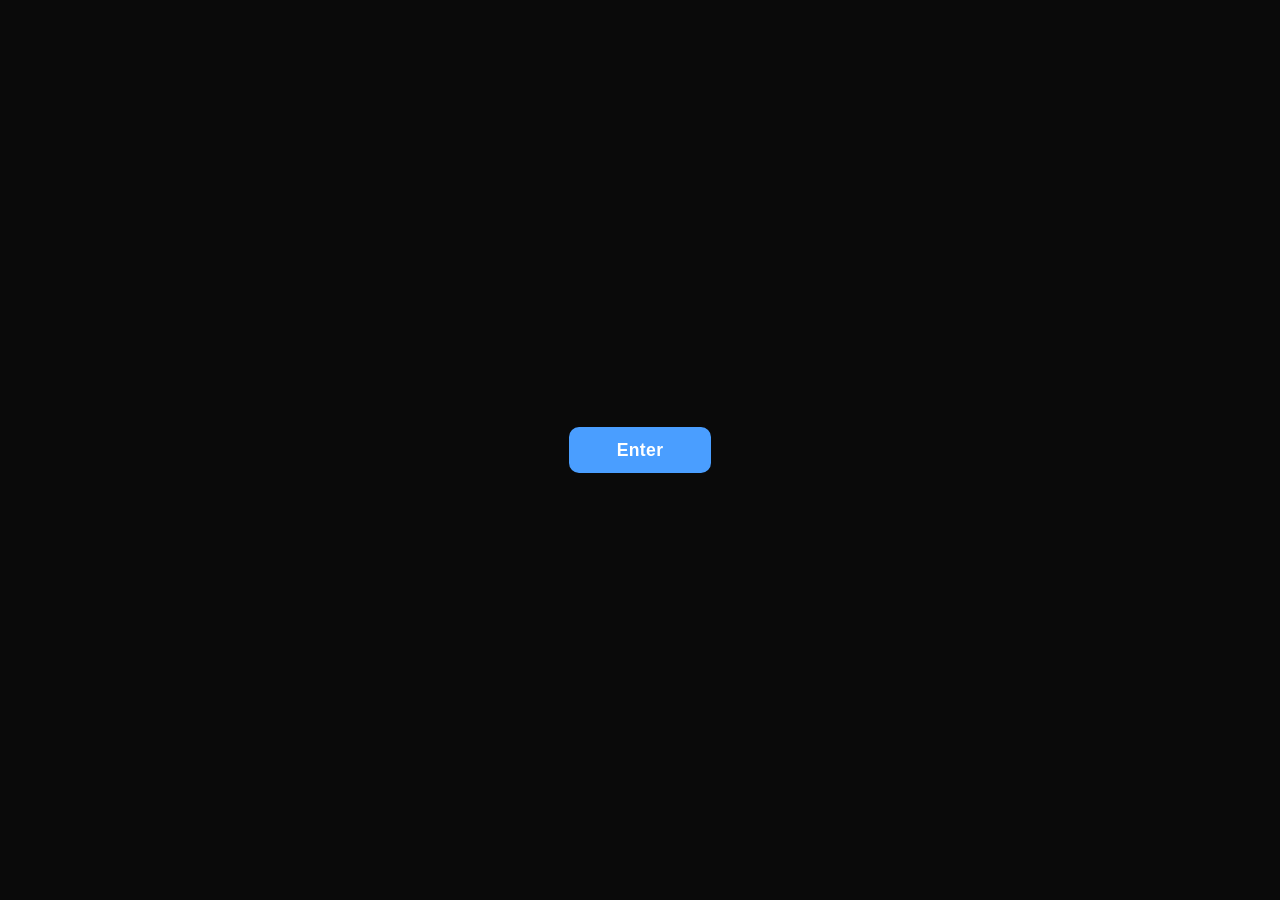
<file: static/index.html>
<!DOCTYPE html>
<html lang="en">
<head>
    <meta charset="UTF-8">
    <meta name="viewport" content="width=device-width, initial-scale=1.0, maximum-scale=1.0, user-scalable=no, viewport-fit=cover">
    <title>Coucou</title>
    <meta name="mobile-web-app-capable" content="yes">
    <meta name="apple-mobile-web-app-capable" content="yes">
    <meta name="apple-mobile-web-app-title" content="Coucou">
    <link rel="apple-touch-icon" href="icons/apple-touch-icon.png">
    <link rel="icon" href="favicon.ico" sizes="48x48">
    <link rel="icon" type="image/png" sizes="32x32" href="icons/favicon-32.png">
    <link rel="icon" type="image/png" sizes="16x16" href="icons/favicon-16.png">
    <meta name="apple-mobile-web-app-status-bar-style" content="black-translucent">
    <meta name="theme-color" content="#0a0a0a">
    <link rel="manifest" href="manifest.json">
    <link rel="stylesheet" href="style.css">
</head>
<body>
    <div id="enter-screen">
        <button id="enter-btn">Enter</button>
    </div>

    <div id="app" style="display:none">
        <div id="subtitle-area">
            <div id="interlinear">
                <div id="il-scroll" aria-live="polite">
                    <div id="il-track"></div>
                </div>
                <button id="il-live" type="button" hidden>Live</button>
            </div>
            <div id="subtitle-container">
                <p id="subtitle-text" class="inactive">Waiting for audio...</p>
                <p id="translation-text"></p>
            </div>
        </div>

        <div id="toolbar">
            <div class="toolbar-left">
                <div class="status-stack">
                    <span id="connection-status">Disconnected</span>
                    <span id="broadcast-status">Not Broadcasting</span>
                </div>
            </div>
            <div class="toolbar-center">
                <div class="volume-bar">
                    <button id="mute-toggle" class="btn-icon" title="Mute">
                        <svg width="18" height="18" viewBox="0 0 24 24" fill="none" stroke="currentColor" stroke-width="2" stroke-linecap="round" stroke-linejoin="round">
                            <polygon points="11 5 6 9 2 9 2 15 6 15 11 19 11 5"/>
                            <path d="M15.54 8.46a5 5 0 0 1 0 7.07"/>
                            <path d="M19.07 4.93a10 10 0 0 1 0 14.14"/>
                        </svg>
                    </button>
                    <input type="range" id="volume" min="0" max="100" value="80">
                </div>
            </div>
            <div class="toolbar-right">
                <div id="translate-bar" style="display:none">
                    <button id="translate-toggle" class="lang-toggle" title="Toggle translation"></button>
                    <span class="lang-arrow">&rarr;</span>
                    <select id="target-lang">
                        <option value="en">🇬🇧 EN</option>
                        <option value="fr">🇫🇷 FR</option>
                        <option value="es">🇪🇸 ES</option>
                        <option value="de">🇩🇪 DE</option>
                        <option value="it">🇮🇹 IT</option>
                        <option value="pt">🇵🇹 PT</option>
                        <option value="nl">🇳🇱 NL</option>
                        <option value="pl">🇵🇱 PL</option>
                        <option value="ru">🇷🇺 RU</option>
                        <option value="ja">🇯🇵 JA</option>
                        <option value="ko">🇰🇷 KO</option>
                        <option value="zh">🇨🇳 ZH</option>
                        <option value="ar">🇦🇪 AR</option>
                        <option value="hi">🇮🇳 HI</option>
                        <option value="sv">🇸🇪 SV</option>
                        <option value="da">🇩🇰 DA</option>
                        <option value="no">🇳🇴 NO</option>
                        <option value="tr">🇹🇷 TR</option>
                        <option value="uk">🇺🇦 UK</option>
                        <option value="cs">🇨🇿 CS</option>
                    </select>
                </div>
                <div class="toolbar-icons">
                    <button id="pip-toggle" class="btn-icon" title="Picture-in-Picture" style="display:none">
                        <svg width="20" height="20" viewBox="0 0 24 24" fill="none" stroke="currentColor" stroke-width="2" stroke-linecap="round" stroke-linejoin="round">
                            <rect x="2" y="3" width="20" height="14" rx="2"/>
                            <rect x="12" y="9" width="8" height="6" rx="1" fill="currentColor" opacity="0.3"/>
                        </svg>
                    </button>
                    <button id="settings-toggle" class="btn-icon" title="Settings">
                        <svg width="20" height="20" viewBox="0 0 24 24" fill="none" stroke="currentColor" stroke-width="2" stroke-linecap="round" stroke-linejoin="round">
                            <path d="M12.22 2h-.44a2 2 0 0 0-2 2v.18a2 2 0 0 1-1 1.73l-.43.25a2 2 0 0 1-2 0l-.15-.08a2 2 0 0 0-2.73.73l-.22.38a2 2 0 0 0 .73 2.73l.15.1a2 2 0 0 1 1 1.72v.51a2 2 0 0 1-1 1.74l-.15.09a2 2 0 0 0-.73 2.73l.22.38a2 2 0 0 0 2.73.73l.15-.08a2 2 0 0 1 2 0l.43.25a2 2 0 0 1 1 1.73V20a2 2 0 0 0 2 2h.44a2 2 0 0 0 2-2v-.18a2 2 0 0 1 1-1.73l.43-.25a2 2 0 0 1 2 0l.15.08a2 2 0 0 0 2.73-.73l.22-.39a2 2 0 0 0-.73-2.73l-.15-.08a2 2 0 0 1-1-1.74v-.5a2 2 0 0 1 1-1.74l.15-.09a2 2 0 0 0 .73-2.73l-.22-.38a2 2 0 0 0-2.73-.73l-.15.08a2 2 0 0 1-2 0l-.43-.25a2 2 0 0 1-1-1.73V4a2 2 0 0 0-2-2z"/>
                            <circle cx="12" cy="12" r="3"/>
                        </svg>
                    </button>
                </div>
            </div>
        </div>
    </div>

    <div id="settings-drawer" class="drawer-hidden">
        <div id="settings-backdrop"></div>
        <div id="settings-panel">
            <div class="drawer-header">
                <h2>Settings</h2>
                <button id="settings-close" class="btn-icon">&times;</button>
            </div>
            <div class="drawer-body">
                <section class="setting-section">
                    <h3>Audio Output</h3>
                    <div class="setting-row">
                        <select id="output-select">
                            <option value="default">Default output</option>
                        </select>
                        <button id="refresh-outputs" class="btn-icon" title="Refresh">&#x21bb;</button>
                    </div>
                </section>

                <section class="setting-section">
                    <h3>Display</h3>
                    <div class="setting-field">
                        <label for="layout-select">Bilingual layout</label>
                        <div class="setting-row">
                            <select id="layout-select">
                                <option value="interlinear">Interlinear: English under each phrase</option>
                                <option value="stacked">Stacked: English below the whole line</option>
                            </select>
                        </div>
                    </div>
                    <div class="setting-field" style="margin-top: 0.75rem;">
                        <label for="il-view-select">Subtitle view</label>
                        <div class="setting-row">
                            <select id="il-view-select">
                                <option value="focus">Focus: only the line being spoken</option>
                                <option value="flow">Flow: scrolling column of all lines</option>
                            </select>
                        </div>
                    </div>
                    <div class="setting-row" style="margin-top: 0.75rem;">
                        <label class="toggle-label">
                            <input type="checkbox" id="show-prev-toggle">
                            <span class="toggle-switch blue"></span>
                            Focus: faint previous line
                        </label>
                    </div>
                    <div class="setting-row" style="margin-top: 0.4rem;">
                        <label class="toggle-label">
                            <input type="checkbox" id="show-next-toggle">
                            <span class="toggle-switch blue"></span>
                            Focus: upcoming lines
                        </label>
                    </div>
                    <div class="setting-field" style="margin-top: 0.75rem;">
                        <label for="tr-position-select">Translation position</label>
                        <div class="setting-row">
                            <select id="tr-position-select">
                                <option value="below">Below the original</option>
                                <option value="above">Above the original</option>
                            </select>
                        </div>
                    </div>
                    <div class="setting-row" style="margin-top: 0.75rem;">
                        <label class="toggle-label">
                            <input type="checkbox" id="show-original-toggle" checked>
                            <span class="toggle-switch blue"></span>
                            Show original text
                        </label>
                    </div>
                </section>

                <section class="setting-section">
                    <h3>Word Highlighting</h3>
                    <div class="setting-row">
                        <label class="toggle-label">
                            <input type="checkbox" id="word-highlight-toggle" checked>
                            <span class="toggle-switch blue"></span>
                            Original text
                        </label>
                    </div>
                    <div class="setting-row" style="margin-top: 0.4rem;">
                        <label class="toggle-label">
                            <input type="checkbox" id="translation-highlight-toggle">
                            <span class="toggle-switch"></span>
                            Translation (approximate)
                        </label>
                    </div>
                </section>

                <section class="setting-section">
                    <h3>Subtitle Size</h3>
                    <div class="setting-field">
                        <label>Original</label>
                        <div class="setting-row">
                            <input type="range" id="font-size" min="14" max="96" value="56" step="2">
                            <span id="font-size-label" class="setting-value">56px</span>
                        </div>
                    </div>
                    <div class="setting-field">
                        <label>Translation</label>
                        <div class="setting-row">
                            <input type="range" id="translation-font-size" min="12" max="80" value="36" step="2">
                            <span id="translation-font-size-label" class="setting-value">36px</span>
                        </div>
                    </div>
                </section>

                <section class="setting-section">
                    <h3>Theme</h3>
                    <div class="theme-swatches" id="theme-swatches">
                        <button class="theme-swatch" data-theme="amber-ice" title="Amber &amp; Ice">
                            <span class="sw-dot" style="background:#f5b94d"></span>
                            <span class="sw-dot" style="background:#7fc4e8"></span>
                        </button>
                        <button class="theme-swatch" data-theme="sunset-teal" title="Sunset &amp; Teal">
                            <span class="sw-dot" style="background:#ff9e5a"></span>
                            <span class="sw-dot" style="background:#4ec9c0"></span>
                        </button>
                        <button class="theme-swatch" data-theme="gold-lavender" title="Gold &amp; Lavender">
                            <span class="sw-dot" style="background:#e9c468"></span>
                            <span class="sw-dot" style="background:#b3a3ec"></span>
                        </button>
                        <button class="theme-swatch" data-theme="cream-sky" title="Cream &amp; Sky">
                            <span class="sw-dot" style="background:#ece0c0"></span>
                            <span class="sw-dot" style="background:#8db8f2"></span>
                        </button>
                        <button class="theme-swatch" data-theme="coral-aqua" title="Coral &amp; Aqua">
                            <span class="sw-dot" style="background:#ff8c7a"></span>
                            <span class="sw-dot" style="background:#5cc9d6"></span>
                        </button>
                        <button class="theme-swatch" data-theme="honey-violet" title="Honey &amp; Violet">
                            <span class="sw-dot" style="background:#f0c674"></span>
                            <span class="sw-dot" style="background:#a78bf0"></span>
                        </button>
                        <button class="theme-swatch" data-theme="butter-ocean" title="Butter &amp; Ocean">
                            <span class="sw-dot" style="background:#f5d97a"></span>
                            <span class="sw-dot" style="background:#4d9be0"></span>
                        </button>
                        <button class="theme-swatch" data-theme="peach-slate" title="Peach &amp; Slate">
                            <span class="sw-dot" style="background:#ffb27a"></span>
                            <span class="sw-dot" style="background:#8aa6e0"></span>
                        </button>
                        <button class="theme-swatch" data-theme="terracotta-sage" title="Terracotta &amp; Sage">
                            <span class="sw-dot" style="background:#e0915c"></span>
                            <span class="sw-dot" style="background:#8fc49a"></span>
                        </button>
                        <button class="theme-swatch" data-theme="apricot-periwinkle" title="Apricot &amp; Periwinkle">
                            <span class="sw-dot" style="background:#f7b06a"></span>
                            <span class="sw-dot" style="background:#9aa8ec"></span>
                        </button>
                        <button class="theme-swatch" data-theme="flax-cerulean" title="Flax &amp; Cerulean">
                            <span class="sw-dot" style="background:#ecd6a0"></span>
                            <span class="sw-dot" style="background:#5bb8e8"></span>
                        </button>
                        <button class="theme-swatch" data-theme="rose-mint" title="Rose &amp; Mint">
                            <span class="sw-dot" style="background:#f2849e"></span>
                            <span class="sw-dot" style="background:#7fd9a8"></span>
                        </button>
                    </div>
                </section>
            </div>
        </div>
    </div>

    <script src="align.js"></script>
    <script src="app.js"></script>
</body>
</html>
</file>
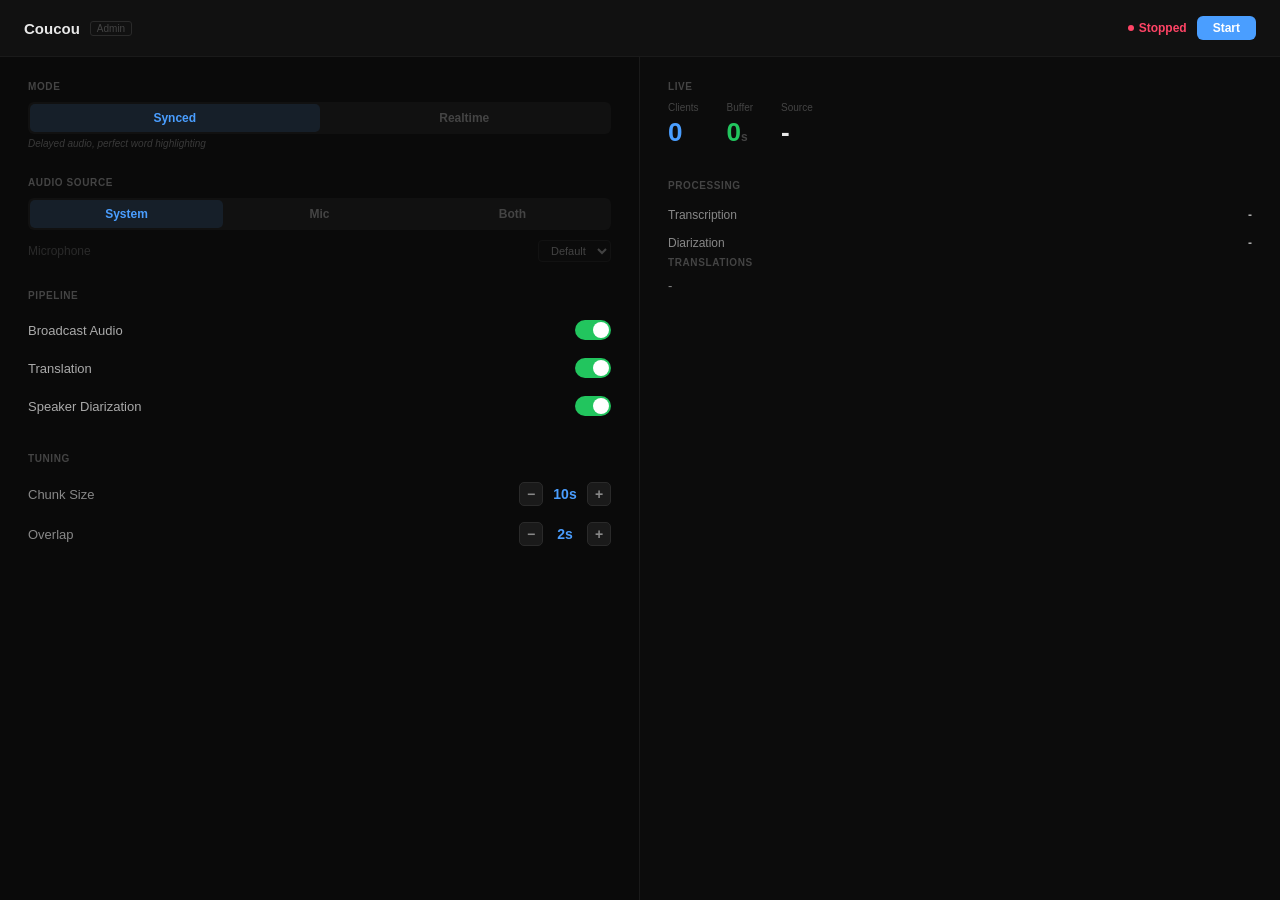
<file: static/admin/index.html>
<!DOCTYPE html>
<html lang="en">
<head>
    <meta charset="UTF-8">
    <meta name="viewport" content="width=device-width, initial-scale=1.0">
    <title>Coucou Admin</title>
    <meta name="theme-color" content="#0a0a0a">
    <link rel="stylesheet" href="admin.css">
</head>
<body>
    <header id="header">
        <div class="header-left">
            <span class="brand">Coucou</span>
            <span class="badge">Admin</span>
        </div>
        <div class="header-right">
            <span id="pipeline-status" class="status-badge stopped">
                <span class="status-dot"></span>
                <span id="status-text">Stopped</span>
            </span>
            <button id="start-stop" class="btn-start">Start</button>
        </div>
    </header>

    <main id="panels">
        <!-- Left: Controls -->
        <section id="controls">
            <div class="control-group">
                <label class="group-label">Mode</label>
                <div class="segmented" id="mode-toggle">
                    <button class="seg-btn active" data-value="synced">Synced</button>
                    <button class="seg-btn" data-value="realtime">Realtime</button>
                </div>
                <p class="hint" id="mode-hint">Delayed audio, perfect word highlighting</p>
            </div>

            <div class="control-group">
                <label class="group-label">Audio Source</label>
                <div class="segmented" id="source-toggle">
                    <button class="seg-btn active" data-value="system">System</button>
                    <button class="seg-btn" data-value="mic">Mic</button>
                    <button class="seg-btn" data-value="both">Both</button>
                </div>
                <div class="mic-picker" id="mic-picker">
                    <span>Microphone</span>
                    <select id="mic-select"><option value="">Default</option></select>
                </div>
            </div>

            <div class="control-group">
                <label class="group-label">Pipeline</label>
                <div class="toggle-row">
                    <span>Broadcast Audio</span>
                    <label class="toggle"><input type="checkbox" id="toggle-broadcast" checked><span class="slider"></span></label>
                </div>
                <div class="toggle-row">
                    <span>Translation</span>
                    <label class="toggle"><input type="checkbox" id="toggle-translation" checked><span class="slider"></span></label>
                </div>
                <div class="toggle-row">
                    <span>Speaker Diarization</span>
                    <label class="toggle"><input type="checkbox" id="toggle-diarization" checked><span class="slider"></span></label>
                </div>
            </div>

            <div class="control-group" id="tuning-section">
                <label class="group-label">Tuning</label>
                <div class="stepper-row">
                    <span>Chunk Size</span>
                    <div class="stepper">
                        <button class="step-btn" data-field="chunk" data-dir="-1">&minus;</button>
                        <span id="chunk-value" class="step-value">10s</span>
                        <button class="step-btn" data-field="chunk" data-dir="1">+</button>
                    </div>
                </div>
                <div class="stepper-row">
                    <span>Overlap</span>
                    <div class="stepper">
                        <button class="step-btn" data-field="overlap" data-dir="-1">&minus;</button>
                        <span id="overlap-value" class="step-value">2s</span>
                        <button class="step-btn" data-field="overlap" data-dir="1">+</button>
                    </div>
                </div>
            </div>
        </section>

        <!-- Right: Live Stats -->
        <section id="stats">
            <label class="group-label">Live</label>
            <div class="stat-counters">
                <div class="stat-counter">
                    <span class="stat-label">Clients</span>
                    <span class="stat-number blue" id="stat-clients">0</span>
                </div>
                <div class="stat-counter">
                    <span class="stat-label">Buffer</span>
                    <span class="stat-number green" id="stat-buffer">0<span class="stat-unit">s</span></span>
                </div>
                <div class="stat-counter">
                    <span class="stat-label">Source</span>
                    <span class="stat-number" id="stat-source">-</span>
                </div>
            </div>

            <label class="group-label">Processing</label>
            <div id="processing-rows">
                <div class="stat-row">
                    <span>Transcription</span>
                    <span id="proc-transcription">-</span>
                </div>
                <div class="stat-row">
                    <span>Diarization</span>
                    <span id="proc-diarization">-</span>
                </div>
            </div>
            <div id="translation-rows"></div>

            <label class="group-label">Translations</label>
            <div id="translation-summary">-</div>
        </section>
    </main>

    <script src="admin.js"></script>
</body>
</html>
</file>
<file: static/style.css>
* { margin: 0; padding: 0; box-sizing: border-box; }

:root {
    --bg: #0a0a0a;
    --surface: #141414;
    --surface-2: #1a1a1a;
    --border: #2a2a2a;
    --text: #e8e8e8;
    --text-dim: #666;
    --accent: #4a9eff;
    --accent-glow: rgba(74, 158, 255, 0.15);
    --subtitle-size: 56px;
    --translation-size: 36px;
    --radius: 10px;

    /* Subtitle colour theme (default: Amber & Ice).
       Original = warm primary, translation = cool secondary. The warm/cool
       (yellow<->blue) split is the most colour-blind-robust separation, and
       each *-active is a brighter same-hue glow so highlights stay on-theme. */
    --original-color: #f5b94d;
    --original-active: #ffd584;
    --translation-color: #7fc4e8;
    --translation-active: #bfe3f8;
}

[data-theme="amber-ice"] {
    --original-color: #f5b94d;
    --original-active: #ffd584;
    --translation-color: #7fc4e8;
    --translation-active: #bfe3f8;
}

[data-theme="sunset-teal"] {
    --original-color: #ff9e5a;
    --original-active: #ffc193;
    --translation-color: #4ec9c0;
    --translation-active: #9aeae3;
}

[data-theme="gold-lavender"] {
    --original-color: #e9c468;
    --original-active: #f8e1a0;
    --translation-color: #b3a3ec;
    --translation-active: #d8ccff;
}

[data-theme="cream-sky"] {
    --original-color: #ece0c0;
    --original-active: #fff2d2;
    --translation-color: #8db8f2;
    --translation-active: #c0d8fb;
}

[data-theme="coral-aqua"] {
    --original-color: #ff8c7a;
    --original-active: #ffb3a6;
    --translation-color: #5cc9d6;
    --translation-active: #a0e6ee;
}

[data-theme="honey-violet"] {
    --original-color: #f0c674;
    --original-active: #ffe0a0;
    --translation-color: #a78bf0;
    --translation-active: #cdb8ff;
}

[data-theme="butter-ocean"] {
    --original-color: #f5d97a;
    --original-active: #fff0b0;
    --translation-color: #4d9be0;
    --translation-active: #8fc4f2;
}

[data-theme="peach-slate"] {
    --original-color: #ffb27a;
    --original-active: #ffd0a8;
    --translation-color: #8aa6e0;
    --translation-active: #b8ccf5;
}

[data-theme="terracotta-sage"] {
    --original-color: #e0915c;
    --original-active: #f5b487;
    --translation-color: #8fc49a;
    --translation-active: #c0e6c8;
}

[data-theme="apricot-periwinkle"] {
    --original-color: #f7b06a;
    --original-active: #ffcf9a;
    --translation-color: #9aa8ec;
    --translation-active: #c4cdff;
}

[data-theme="flax-cerulean"] {
    --original-color: #ecd6a0;
    --original-active: #fff0c4;
    --translation-color: #5bb8e8;
    --translation-active: #9bdcf7;
}

[data-theme="rose-mint"] {
    --original-color: #f2849e;
    --original-active: #ffb3c4;
    --translation-color: #7fd9a8;
    --translation-active: #b6f2d2;
}

body {
    font-family: -apple-system, BlinkMacSystemFont, "Segoe UI", Roboto, sans-serif;
    background: var(--bg);
    color: var(--text);
    height: 100vh;
    height: 100dvh;
    overflow: hidden;
    -webkit-user-select: none;
    user-select: none;
    touch-action: manipulation;
    -webkit-text-size-adjust: 100%;
    position: fixed;
    width: 100%;
}

/* --- Enter screen --- */

#enter-screen {
    display: flex;
    align-items: center;
    justify-content: center;
    height: 100vh;
    height: 100dvh;
}

#enter-btn {
    background: var(--accent);
    color: #fff;
    border: none;
    border-radius: var(--radius);
    padding: 0.8rem 3rem;
    font-size: 1.1rem;
    font-weight: 600;
    cursor: pointer;
    font-family: inherit;
    letter-spacing: 0.02em;
    transition: transform 0.1s ease, box-shadow 0.2s ease;
}

#enter-btn:hover {
    box-shadow: 0 0 30px var(--accent-glow);
}

#enter-btn:active {
    transform: scale(0.96);
}

/* --- Main layout --- */

#app {
    display: flex;
    flex-direction: column;
    height: 100%;
    padding: env(safe-area-inset-top) env(safe-area-inset-right) env(safe-area-inset-bottom) env(safe-area-inset-left);
}

/* --- Translate bar --- */

#translate-bar {
    display: flex;
    align-items: center;
    gap: 0.5rem;
    font-size: 0.9rem;
    color: var(--text-dim);
    transition: opacity 0.2s ease;
}

#translate-bar.disabled {
    opacity: 0.35;
}

.lang-toggle {
    background: none;
    border: none;
    padding: 0.2rem;
    font-size: 0.9rem;
    font-weight: 600;
    cursor: pointer;
    flex-shrink: 0;
    color: var(--text-dim);
    font-family: inherit;
    line-height: 1;
    transition: opacity 0.15s ease;
}

.lang-toggle:hover {
    color: var(--text);
}

.lang-arrow {
    opacity: 0.5;
    font-size: 0.85rem;
}

#target-lang {
    background: none;
    color: var(--text-dim);
    border: none;
    padding: 0.2rem;
    font-size: 0.9rem;
    font-family: inherit;
    font-weight: 600;
    cursor: pointer;
    -webkit-appearance: none;
    appearance: none;
    flex-shrink: 0;
}

/* --- Subtitle area --- */

#subtitle-area {
    flex: 1;
    display: flex;
    align-items: center;
    justify-content: center;
    padding: 2rem;
    overflow-y: auto;
}

#subtitle-container {
    max-width: 90%;
    text-align: center;
    position: relative;
}

#subtitle-text {
    font-size: var(--subtitle-size);
    line-height: 1.5;
    text-align: center;
    color: var(--original-color);
    transition: opacity 0.3s ease;
    -webkit-user-select: text;
    user-select: text;
}

#subtitle-text.inactive {
    color: var(--text-dim);
    font-size: 1rem;
    font-style: italic;
}

/* When translating: lines differentiated by the theme's colour pair */
.translating #subtitle-text {
    color: var(--original-color);
}

#translation-text {
    font-size: var(--translation-size);
    line-height: 1.4;
    color: var(--translation-color);
    margin-top: 0.5rem;
    transition: opacity 0.3s ease;
    -webkit-user-select: text;
    user-select: text;
}

/* Translation sits in normal flow below the original so the container centres
   the pair as a unit: the midpoint between the two lines lands at page centre. */
.translating #translation-text {
    margin-top: 0.5rem;
}

#translation-text:empty {
    display: none;
}

#translation-text .tr-word {
    display: inline;
    transition: color 0.15s ease, text-shadow 0.15s ease;
}

#translation-text .tr-word.active {
    color: var(--translation-active);
    text-shadow: 0 0 16px var(--translation-active);
}

.buffer-label {
    font-size: 0.9rem;
    color: var(--text-dim);
    font-style: italic;
}

.word {
    display: inline;
    transition: color 0.15s ease, text-shadow 0.15s ease;
}

.word.active {
    color: var(--original-active);
    text-shadow: 0 0 18px var(--original-active);
}

/* --- Interlinear layout --- */

/* Each French phrase sits on its own row with its English directly
   underneath. Utterances run as one scrolling column: what has been said
   above, what is coming below, and the row being spoken held in the middle of
   the screen. Rows only change opacity as the speech moves on, never size, so
   nothing reflows. */

#interlinear {
    display: none;
}

.layout-interlinear #subtitle-area {
    position: relative;
    overflow: hidden;
    padding: 0;
}

.layout-interlinear #interlinear {
    display: block;
    position: absolute;
    inset: 0;
    --il-pad-x: max(1.5rem, 5vw);
}

/* The classic container still carries status text ("Listening...") and feeds
   Picture-in-Picture, so it is only hidden once phrases are on screen. */
.layout-interlinear.il-has-content #subtitle-container {
    display: none;
}

#il-scroll {
    position: absolute;
    inset: 0;
    overflow-y: auto;
    overflow-anchor: none;
    overscroll-behavior: contain;
    -webkit-overflow-scrolling: touch;
    scrollbar-width: none;
    -webkit-mask-image: linear-gradient(to bottom, transparent 0, #000 28%, #000 74%, transparent 100%);
    mask-image: linear-gradient(to bottom, transparent 0, #000 28%, #000 74%, transparent 100%);
}

#il-scroll::-webkit-scrollbar {
    display: none;
}

/* Half a screen of space at each end, so the first and last rows can still be
   scrolled to the middle. */
#il-scroll::before,
#il-scroll::after {
    content: "";
    display: block;
    height: 50%;
}

#interlinear.browsing #il-scroll {
    -webkit-mask-image: linear-gradient(to bottom, transparent 0, #000 10%, #000 90%, transparent 100%);
    mask-image: linear-gradient(to bottom, transparent 0, #000 10%, #000 90%, transparent 100%);
}

#il-track {
    width: min(calc(100% - 2 * var(--il-pad-x)), calc(var(--subtitle-size) * 18));
    margin: 0 auto;
    display: flex;
    flex-direction: column;
    gap: calc(var(--subtitle-size) * 0.55);
}

/* Units without a state class are lines whose audio has not played yet. */
.il-unit {
    display: flex;
    flex-direction: column;
    gap: calc(var(--subtitle-size) * 0.32);
    opacity: 0.4;
    transition: opacity 0.4s ease;
    animation: il-in 0.25s ease-out;
}

@keyframes il-in {
    from { opacity: 0; }
}

.il-unit.il-past {
    opacity: 0.3;
}

.il-unit.il-current {
    opacity: 1;
}

#interlinear.live .il-unit.il-prev {
    opacity: 0.85;
}

#interlinear.idle .il-unit.il-current {
    opacity: 0.5;
}

/* Scrolled back: everything readable. */
#interlinear.browsing .il-unit {
    opacity: 0.85;
}

.il-pair {
    display: flex;
    flex-direction: column;
    align-items: center;
    max-width: 100%;
    text-align: center;
    transition: opacity 0.35s ease;
}

/* Within the utterance being spoken, the row being spoken stands out. */
.il-unit.il-current:not(.il-whole) .il-pair:not(.il-now) {
    opacity: 0.5;
}

/* A partial grows word by word. Its rows start at the left edge of the
   column so words already on screen keep their place. */
.il-stream .il-pair {
    align-items: flex-start;
    text-align: left;
}

.il-fr {
    font-size: var(--subtitle-size);
    font-weight: 600;
    line-height: 1.18;
    letter-spacing: 0.005em;
    color: var(--original-color);
}

/* The min-height keeps a line reserved while the translation is pending, so
   its arrival does not push the next phrase down. */
.il-en {
    min-height: 1.25em;
    margin-top: 0.12em;
    font-size: var(--translation-size);
    line-height: 1.25;
    color: var(--translation-color);
    opacity: 0.82;
}

#app.tr-above .il-en-main {
    order: -1;
    margin-top: 0;
    margin-bottom: 0.12em;
}

#interlinear.mono .il-en {
    display: none;
}

#interlinear.no-fr .il-fr {
    display: none;
}

#interlinear.no-fr .il-en {
    margin: 0;
    font-size: var(--subtitle-size);
    opacity: 1;
}

.il-pair.il-spk {
    border-left-style: solid;
    border-left-width: 3px;
    padding-left: 0.4em;
}

.il-en .tr-word {
    transition: color 0.15s ease, text-shadow 0.15s ease;
}

.il-en .tr-word.active {
    color: var(--translation-active);
    text-shadow: 0 0 16px var(--translation-active);
}

/* Focus view: the column stays laid out as in flow view, but only the row
   being spoken is visible. A new row fades in at once and the old one
   disappears, with no scrolling in between. */
#interlinear.focus .il-unit {
    opacity: 1;
    animation: none;
}

#interlinear.focus .il-pair {
    opacity: 0;
    transition: none;
}

#interlinear.focus .il-pair.il-now,
#interlinear.focus .il-unit.il-current.il-whole:not(.il-stream) .il-pair {
    opacity: 1;
    transition: opacity 0.15s ease-out;
}

#interlinear.focus.show-prev:not(.browsing) .il-pair.il-was {
    opacity: 0.2;
}

#interlinear.focus.show-next:not(.browsing) .il-pair.il-now ~ .il-pair,
#interlinear.focus.show-next:not(.browsing) .il-unit.il-current ~ .il-unit .il-pair {
    opacity: 0.3;
    transition: opacity 0.15s ease-out;
}

/* Dragging opens the history. */
#interlinear.focus.browsing .il-pair {
    opacity: 0.8;
    transition: opacity 0.2s ease;
}

#interlinear.focus.browsing .il-pair.il-now {
    opacity: 1;
}

#il-live {
    position: absolute;
    left: 50%;
    bottom: 1.25rem;
    transform: translateX(-50%);
    display: flex;
    align-items: center;
    gap: 0.45rem;
    padding: 0.55rem 1.2rem;
    border: 1px solid var(--border);
    border-radius: 999px;
    background: rgba(20, 20, 20, 0.88);
    -webkit-backdrop-filter: blur(8px);
    backdrop-filter: blur(8px);
    color: var(--text);
    font-family: inherit;
    font-size: 0.95rem;
    font-weight: 600;
    cursor: pointer;
}

#il-live::before {
    content: "";
    width: 0.5rem;
    height: 0.5rem;
    border-radius: 50%;
    background: #ff4d4d;
}

#il-live[hidden] {
    display: none;
}

/* Stacked layout with the translation shown above the original */
.layout-stacked.tr-above #subtitle-container {
    display: flex;
    flex-direction: column-reverse;
    align-items: center;
}

.layout-stacked.tr-above #translation-text {
    margin: 0 0 0.5rem;
}

/* --- Speaker rows --- */

.speaker-row {
    border-left: 3px solid var(--text-dim);
    padding-left: 0.75rem;
    margin-bottom: 0.5rem;
    text-align: left;
}

.speaker-row:last-child {
    margin-bottom: 0;
}

.speaker-0 { border-left-color: #4a9eff; }
.speaker-0 .word.active { color: #4a9eff; text-shadow: 0 0 20px rgba(74, 158, 255, 0.3); }

.speaker-1 { border-left-color: #4adf8a; }
.speaker-1 .word.active { color: #4adf8a; text-shadow: 0 0 20px rgba(74, 223, 138, 0.3); }

.speaker-2 { border-left-color: #f0a050; }
.speaker-2 .word.active { color: #f0a050; text-shadow: 0 0 20px rgba(240, 160, 80, 0.3); }

.speaker-3 { border-left-color: #e06088; }
.speaker-3 .word.active { color: #e06088; text-shadow: 0 0 20px rgba(224, 96, 136, 0.3); }

.speaker-4 { border-left-color: #b080f0; }
.speaker-4 .word.active { color: #b080f0; text-shadow: 0 0 20px rgba(176, 128, 240, 0.3); }

/* --- Bottom toolbar --- */

#toolbar {
    display: grid;
    grid-template-columns: 1fr auto 1fr;
    align-items: center;
    padding: 0.75rem 1.25rem;
    background: var(--surface);
    border-top: 1px solid var(--border);
    transition: opacity 0.5s ease;
}

#toolbar.dimmed {
    opacity: 0.25;
}

/* --- Volume bar in toolbar --- */

.volume-bar {
    display: flex;
    align-items: center;
    gap: 0.4rem;
}

.volume-bar input[type="range"] {
    width: 80px;
}

.toolbar-left {
    display: flex;
    align-items: center;
}

.toolbar-right {
    display: flex;
    align-items: center;
    justify-content: flex-end;
    gap: 0.25rem;
}

.toolbar-icons {
    display: flex;
    align-items: center;
    gap: 0.15rem;
    flex-shrink: 0;
}

.toolbar-center {
    justify-self: center;
}

/* Connection & broadcast status */

.status-stack {
    display: flex;
    flex-direction: column;
    gap: 0.2rem;
}

.status-stack span {
    font-size: 0.7rem;
    color: var(--text-dim);
    display: flex;
    align-items: center;
    gap: 0.35rem;
    white-space: nowrap;
    line-height: 1;
}

.status-stack span::before {
    content: "";
    width: 6px;
    height: 6px;
    border-radius: 50%;
    background: #ff4444;
    flex-shrink: 0;
}

#connection-status.connected::before {
    background: #44ff44;
}

#broadcast-status.buffering::before {
    background: #ffaa00;
}

#broadcast-status.broadcasting::before {
    background: #44ff44;
}

/* --- Buttons --- */

.btn-primary {
    background: var(--accent);
    color: #fff;
    border: none;
    border-radius: var(--radius);
    padding: 0.6rem 2rem;
    font-size: 0.9rem;
    font-weight: 600;
    cursor: pointer;
    font-family: inherit;
    letter-spacing: 0.02em;
    transition: transform 0.1s ease, box-shadow 0.2s ease;
}

.btn-primary:hover {
    box-shadow: 0 0 20px var(--accent-glow);
}

.btn-primary:active {
    transform: scale(0.96);
}

.btn-primary.active {
    background: #ff4466;
}

.btn-icon {
    background: none;
    border: none;
    color: var(--text-dim);
    font-size: 1.25rem;
    cursor: pointer;
    padding: 0.4rem;
    border-radius: 6px;
    display: flex;
    align-items: center;
    justify-content: center;
    transition: color 0.15s ease, background 0.15s ease;
    font-family: inherit;
}

.btn-icon:hover {
    color: var(--text);
    background: var(--surface-2);
}

.btn-nudge {
    background: var(--surface-2);
    border: 1px solid var(--border);
    color: var(--text);
    width: 32px;
    height: 32px;
    border-radius: 6px;
    font-size: 1rem;
    font-weight: 600;
    cursor: pointer;
    display: flex;
    align-items: center;
    justify-content: center;
    font-family: inherit;
}

.btn-nudge:active {
    background: var(--border);
}

.btn-small {
    background: var(--surface-2);
    border: 1px solid var(--border);
    color: var(--text-dim);
    border-radius: 4px;
    padding: 0.15rem 0.5rem;
    font-size: 0.7rem;
    cursor: pointer;
    font-family: inherit;
}

/* --- Settings drawer --- */

#settings-drawer {
    position: fixed;
    inset: 0;
    z-index: 100;
    pointer-events: none;
}

#settings-drawer:not(.drawer-hidden) {
    pointer-events: auto;
}

#settings-backdrop {
    position: absolute;
    inset: 0;
    background: rgba(0, 0, 0, 0.6);
    opacity: 0;
    transition: opacity 0.25s ease;
}

#settings-drawer:not(.drawer-hidden) #settings-backdrop {
    opacity: 1;
}

#settings-panel {
    position: absolute;
    right: 0;
    top: 0;
    bottom: 0;
    width: 360px;
    max-width: 90vw;
    background: var(--surface);
    border-left: 1px solid var(--border);
    transform: translateX(100%);
    transition: transform 0.3s cubic-bezier(0.22, 1, 0.36, 1);
    display: flex;
    flex-direction: column;
    overflow: hidden;
}

#settings-drawer:not(.drawer-hidden) #settings-panel {
    transform: translateX(0);
}

.drawer-header {
    display: flex;
    align-items: center;
    justify-content: space-between;
    padding: 1.25rem 1.5rem;
    border-bottom: 1px solid var(--border);
    flex-shrink: 0;
}

.drawer-header h2 {
    font-size: 1rem;
    font-weight: 600;
    color: var(--text);
    letter-spacing: 0.03em;
    text-transform: uppercase;
}

.drawer-header .btn-icon {
    font-size: 1.5rem;
}

.drawer-body {
    flex: 1;
    overflow-y: auto;
    padding: 1rem 1.5rem 2rem;
    -webkit-overflow-scrolling: touch;
}

/* --- Setting sections --- */

.setting-section {
    padding: 1rem 0;
    border-bottom: 1px solid var(--border);
}

.setting-section:last-child {
    border-bottom: none;
}

.setting-section h3 {
    font-size: 0.75rem;
    font-weight: 600;
    color: var(--text-dim);
    text-transform: uppercase;
    letter-spacing: 0.05em;
    margin-bottom: 0.75rem;
}

.setting-field {
    margin-top: 0.75rem;
}

.setting-field:first-child {
    margin-top: 0;
}

.setting-field label {
    display: block;
    font-size: 0.8rem;
    color: var(--text-dim);
    margin-bottom: 0.4rem;
}

.setting-row {
    display: flex;
    align-items: center;
    gap: 0.5rem;
}

.toggle-label {
    display: flex;
    align-items: center;
    gap: 0.6rem;
    font-size: 0.8rem;
    color: var(--text-dim);
    cursor: pointer;
}

.toggle-label input { display: none; }

.toggle-switch {
    width: 36px;
    height: 20px;
    background: #333;
    border-radius: 10px;
    position: relative;
    transition: background 0.2s ease;
    flex-shrink: 0;
}

.toggle-switch::after {
    content: "";
    width: 16px;
    height: 16px;
    background: #888;
    border-radius: 50%;
    position: absolute;
    top: 2px;
    left: 2px;
    transition: transform 0.2s ease, background 0.2s ease;
}

.toggle-label input:checked + .toggle-switch {
    background: #ffaa44;
}

.toggle-label input:checked + .toggle-switch.blue {
    background: #4a9eff;
}

.toggle-label input:checked + .toggle-switch::after {
    transform: translateX(16px);
    background: #fff;
}

.setting-row-center {
    justify-content: center;
    margin-top: 0.4rem;
}

.sync-row {
    gap: 0.35rem;
}

.setting-hint {
    font-size: 0.6rem;
    color: var(--text-dim);
    font-style: italic;
    white-space: nowrap;
}

.setting-value {
    font-size: 0.85rem;
    color: var(--accent);
    font-variant-numeric: tabular-nums;
    font-weight: 600;
    min-width: 3.5rem;
    text-align: right;
    flex-shrink: 0;
}

.setting-help {
    font-size: 0.7rem;
    color: var(--text-dim);
    font-style: italic;
    margin-top: 0.4rem;
}

/* --- Form elements --- */

select {
    flex: 1;
    background: var(--bg);
    color: var(--text);
    border: 1px solid var(--border);
    border-radius: 6px;
    padding: 0.5rem 0.75rem;
    font-size: 0.85rem;
    font-family: inherit;
    appearance: none;
    -webkit-appearance: none;
    background-image: url("data:image/svg+xml,%3Csvg xmlns='http://www.w3.org/2000/svg' width='12' height='12' viewBox='0 0 12 12'%3E%3Cpath fill='%23666' d='M3 5l3 3 3-3'/%3E%3C/svg%3E");
    background-repeat: no-repeat;
    background-position: right 0.6rem center;
    padding-right: 2rem;
}

input[type="range"] {
    flex: 1;
    accent-color: var(--accent);
    height: 4px;
    cursor: pointer;
}

/* --- Landscape mobile --- */

@media (max-height: 500px) and (orientation: landscape) {
    #subtitle-area {
        padding: 0.5rem 3rem;
    }

    #subtitle-text {
        max-width: 100%;
    }

    #toolbar {
        padding: 0.4rem 1rem;
    }

    .btn-primary {
        padding: 0.4rem 1.5rem;
        font-size: 0.8rem;
    }

    #settings-panel {
        width: 320px;
    }

    #translate-bar {
        font-size: 0.7rem;
        gap: 0.3rem;
    }

    .lang-toggle {
        font-size: 0.7rem;
    }
}

/* --- Portrait mobile --- */

@media (max-width: 600px) and (orientation: portrait) {
    #subtitle-area {
        align-items: flex-start;
        padding: 18vh 1rem 1.5rem;
    }

    /* Use full width so only the 16px area padding insets the text from the edge,
       instead of the 90% container cap adding another ~5% each side. */
    #subtitle-container {
        max-width: 100%;
    }

    /* Keep translation in normal flow so the pair grows down from the top
       anchor instead of floating near the bottom of the screen. */
    .translating #translation-text {
        position: static;
        transform: none;
        left: auto;
        width: auto;
        max-width: 100%;
        margin-top: 0.4rem;
    }

    #subtitle-text:not(.inactive) {
        font-size: calc(var(--subtitle-size) * 0.8);
    }

    #translation-text {
        font-size: calc(var(--translation-size) * 0.8);
    }

    #settings-panel {
        width: 100vw;
        max-width: 100vw;
    }

    #toolbar {
        padding: 0.6rem 0.75rem;
    }

    #translate-bar {
        font-size: 0.7rem;
        gap: 0.2rem;
    }

    .lang-toggle {
        font-size: 0.75rem;
    }

    .btn-icon {
        padding: 0.3rem;
        font-size: 1.1rem;
    }

    .btn-primary {
        padding: 0.5rem 1.5rem;
        font-size: 0.85rem;
    }
}

/* --- Tablet --- */

/* Standalone home-screen mode draws under the status bar. */
#settings-panel {
    padding-top: env(safe-area-inset-top);
    padding-bottom: env(safe-area-inset-bottom);
}

@media (min-width: 700px) and (pointer: coarse) {
    #toolbar {
        padding: 0.9rem 1.5rem;
    }

    .btn-icon {
        padding: 0.6rem;
    }

    .btn-icon svg {
        width: 22px;
        height: 22px;
    }

    .volume-bar input[type="range"] {
        width: 140px;
    }

    .status-stack span {
        font-size: 0.8rem;
    }

    #translate-bar,
    .lang-toggle,
    #target-lang {
        font-size: 1rem;
    }
}

/* --- Theme swatches --- */

.theme-swatches {
    display: flex;
    gap: 0.5rem;
    flex-wrap: wrap;
}

.theme-swatch {
    display: flex;
    align-items: center;
    gap: 0.25rem;
    padding: 0.4rem 0.5rem;
    background: var(--bg);
    border: 1px solid var(--border);
    border-radius: 8px;
    cursor: pointer;
    transition: border-color 0.15s ease, transform 0.1s ease;
}

.theme-swatch:hover {
    border-color: var(--text-dim);
}

.theme-swatch:active {
    transform: scale(0.95);
}

.theme-swatch.active {
    border-color: var(--accent);
    box-shadow: 0 0 0 1px var(--accent);
}

.theme-swatch .sw-dot {
    width: 14px;
    height: 14px;
    border-radius: 50%;
    display: block;
}

/* --- Scrollbar --- */

.drawer-body::-webkit-scrollbar {
    width: 4px;
}

.drawer-body::-webkit-scrollbar-track {
    background: transparent;
}

.drawer-body::-webkit-scrollbar-thumb {
    background: var(--border);
    border-radius: 2px;
}
</file>
<file: static/admin/admin.css>
* { margin: 0; padding: 0; box-sizing: border-box; }

:root {
    --bg: #0a0a0a;
    --surface: #111;
    --surface-2: #141414;
    --border: #1a1a1a;
    --text: #e8e8e8;
    --text-dim: #888;
    --text-muted: #444;
    --accent: #4a9eff;
    --green: #22c55e;
    --orange: #ffaa00;
    --red: #ff4466;
}

body {
    font-family: -apple-system, BlinkMacSystemFont, "Segoe UI", Roboto, sans-serif;
    background: var(--bg);
    color: var(--text);
    height: 100vh;
    display: flex;
    flex-direction: column;
    overflow: hidden;
}

/* Header */
#header {
    display: flex;
    justify-content: space-between;
    align-items: center;
    padding: 16px 24px;
    background: var(--surface);
    border-bottom: 1px solid var(--border);
    flex-shrink: 0;
}

.header-left {
    display: flex;
    align-items: center;
    gap: 10px;
}

.brand { font-weight: 700; font-size: 15px; }

.badge {
    font-size: 10px;
    color: var(--text-muted);
    border: 1px solid #2a2a2a;
    padding: 1px 6px;
    border-radius: 3px;
}

.header-right {
    display: flex;
    align-items: center;
    gap: 10px;
}

.status-badge {
    font-size: 12px;
    font-weight: 600;
    display: flex;
    align-items: center;
    gap: 5px;
}

.status-dot {
    width: 6px;
    height: 6px;
    border-radius: 50%;
    display: inline-block;
}

.status-badge.running { color: var(--green); }
.status-badge.running .status-dot { background: var(--green); }
.status-badge.buffering { color: var(--orange); }
.status-badge.buffering .status-dot { background: var(--orange); }
.status-badge.stopped { color: var(--red); }
.status-badge.stopped .status-dot { background: var(--red); }

.btn-start {
    border: none;
    color: white;
    padding: 5px 16px;
    border-radius: 6px;
    font-size: 12px;
    font-weight: 600;
    cursor: pointer;
    font-family: inherit;
    background: var(--accent);
}

.btn-start.running { background: var(--red); }

/* Panels */
#panels {
    display: grid;
    grid-template-columns: 1fr 1fr;
    flex: 1;
    overflow: hidden;
}

#controls {
    padding: 24px 28px;
    border-right: 1px solid var(--border);
    overflow-y: auto;
}

#stats {
    padding: 24px 28px;
    background: #0c0c0c;
    overflow-y: auto;
}

/* Control groups */
.group-label {
    display: block;
    font-size: 10px;
    color: var(--text-muted);
    text-transform: uppercase;
    letter-spacing: 0.06em;
    font-weight: 600;
    margin-bottom: 10px;
}

.control-group {
    margin-bottom: 28px;
}

/* Segmented toggle */
.segmented {
    display: flex;
    background: var(--surface);
    border-radius: 6px;
    padding: 2px;
}

.seg-btn {
    flex: 1;
    text-align: center;
    padding: 7px;
    border: none;
    background: none;
    color: var(--text-muted);
    font-size: 12px;
    font-weight: 600;
    cursor: pointer;
    border-radius: 5px;
    font-family: inherit;
    transition: background 0.2s, color 0.2s;
}

.seg-btn.active {
    background: rgba(74, 158, 255, 0.1);
    color: var(--accent);
}

.hint {
    font-size: 10px;
    color: #3a3a3a;
    font-style: italic;
    margin-top: 4px;
}

/* Mic picker */
.mic-picker {
    display: flex;
    justify-content: space-between;
    align-items: center;
    margin-top: 10px;
    opacity: 0.25;
    transition: opacity 0.3s ease;
}

.mic-picker.active { opacity: 1; }

.mic-picker span { font-size: 12px; color: var(--text-dim); }

.mic-picker select {
    background: var(--surface);
    color: var(--text);
    border: 1px solid #2a2a2a;
    border-radius: 4px;
    padding: 3px 8px;
    font-size: 11px;
    font-family: inherit;
    max-width: 180px;
}

/* Toggle switches */
.toggle-row {
    display: flex;
    justify-content: space-between;
    align-items: center;
    padding: 9px 0;
    font-size: 13px;
    color: #aaa;
}

.toggle {
    position: relative;
    width: 36px;
    height: 20px;
    display: inline-block;
}

.toggle input { opacity: 0; width: 0; height: 0; }

.slider {
    position: absolute;
    inset: 0;
    background: #333;
    border-radius: 10px;
    cursor: pointer;
    transition: background 0.2s;
}

.slider::before {
    content: "";
    position: absolute;
    width: 16px;
    height: 16px;
    left: 2px;
    top: 2px;
    background: white;
    border-radius: 50%;
    transition: transform 0.2s;
}

.toggle input:checked + .slider { background: var(--green); }
.toggle input:checked + .slider::before { transform: translateX(16px); }

/* Stepper */
.stepper-row {
    display: flex;
    justify-content: space-between;
    align-items: center;
    padding: 8px 0;
    font-size: 13px;
    color: var(--text-dim);
}

.stepper {
    display: flex;
    align-items: center;
    gap: 8px;
}

.step-btn {
    background: var(--border);
    border: 1px solid #2a2a2a;
    color: var(--text-dim);
    width: 24px;
    height: 24px;
    border-radius: 5px;
    font-size: 14px;
    cursor: pointer;
    display: flex;
    align-items: center;
    justify-content: center;
    font-weight: bold;
    font-family: inherit;
    line-height: 1;
}

.step-btn:active { background: #2a2a2a; }
.step-btn:disabled { opacity: 0.3; cursor: default; pointer-events: none; }

.control-group.disabled { opacity: 0.4; pointer-events: none; }

.step-value {
    font-size: 14px;
    color: var(--accent);
    font-weight: 700;
    min-width: 28px;
    text-align: center;
}

/* Stats */
.stat-counters {
    display: flex;
    gap: 28px;
    margin-bottom: 32px;
}

.stat-counter { display: flex; flex-direction: column; }
.stat-label { font-size: 10px; color: var(--text-muted); margin-bottom: 4px; }
.stat-number { font-size: 26px; font-weight: 700; }
.stat-number.blue { color: var(--accent); }
.stat-number.green { color: var(--green); }
.stat-unit { font-size: 12px; color: var(--text-muted); }

.stat-row {
    display: flex;
    justify-content: space-between;
    padding: 7px 0;
    font-size: 12px;
}

.stat-row span:first-child { color: var(--text-dim); }
.stat-row span:last-child { color: #aaa; font-weight: 600; }

#translation-summary {
    display: flex;
    gap: 12px;
    font-size: 13px;
    color: var(--text-dim);
    margin-bottom: 16px;
}
</file>
